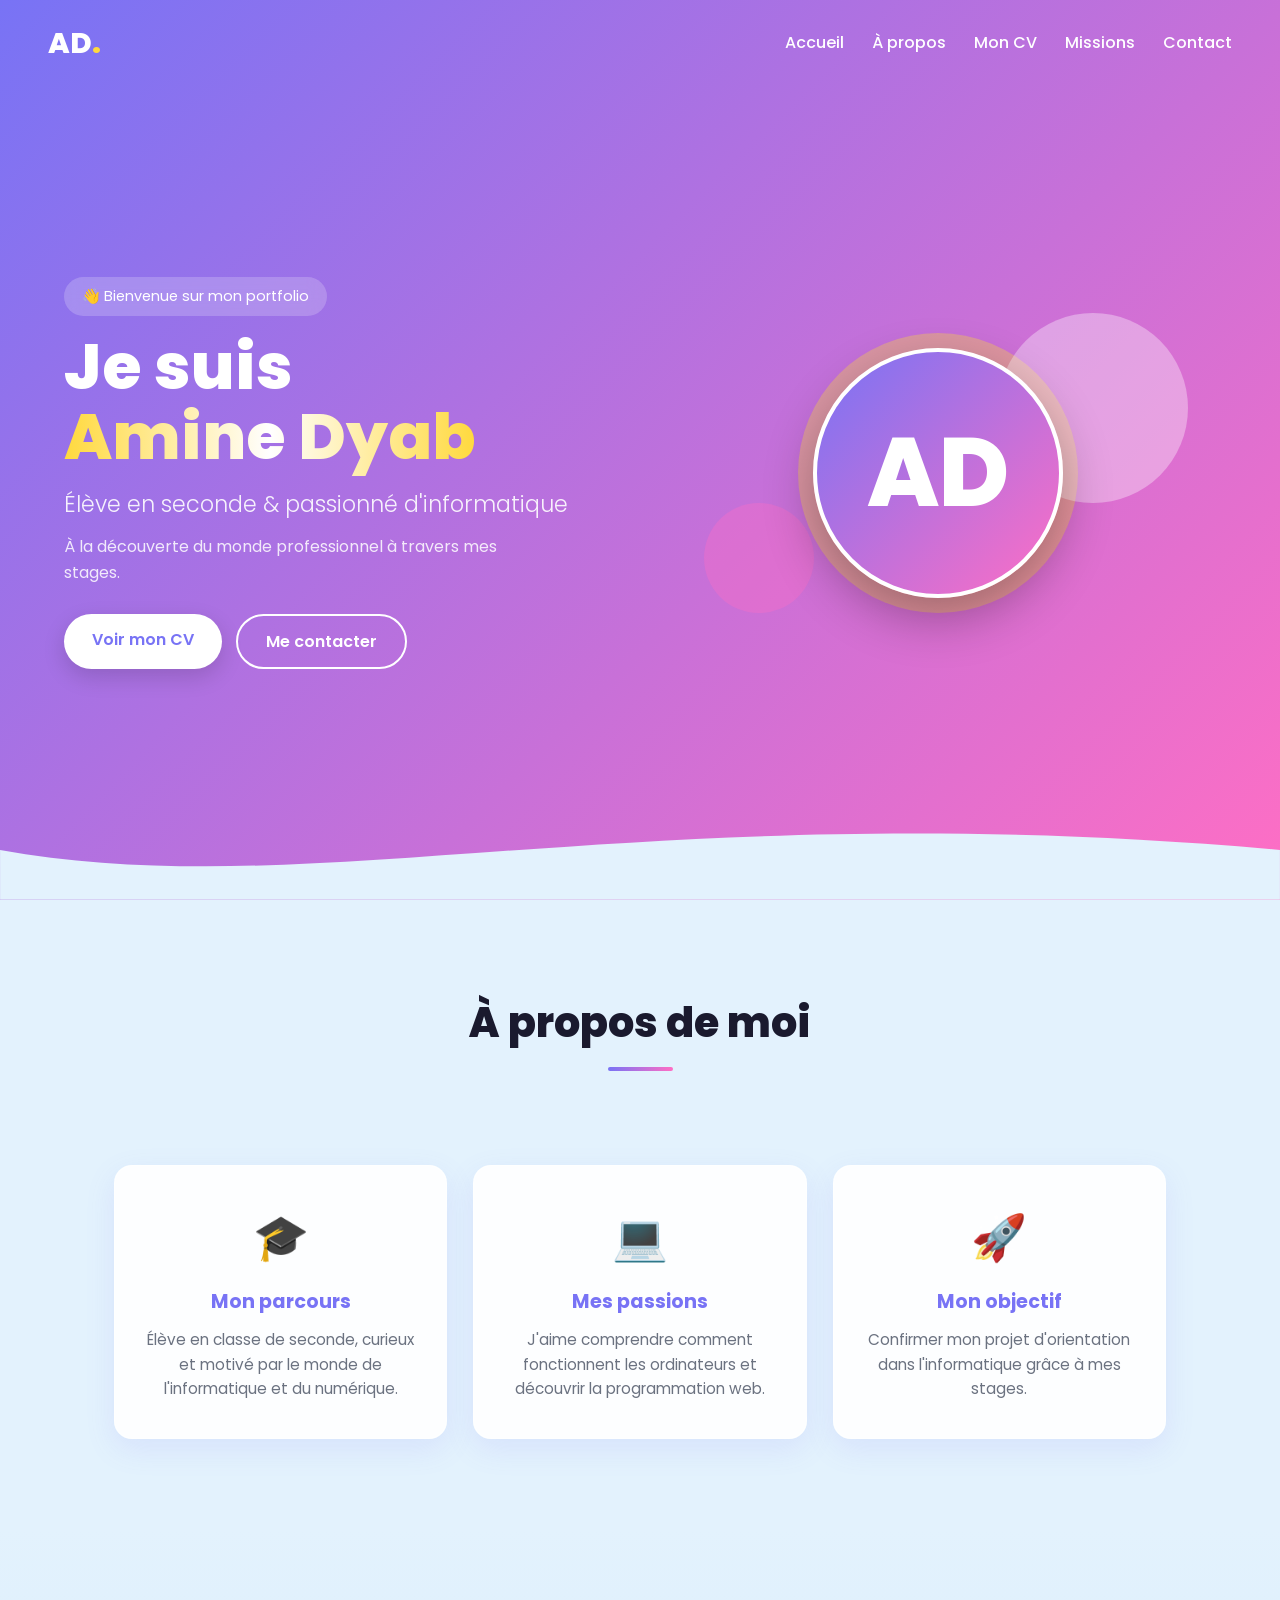
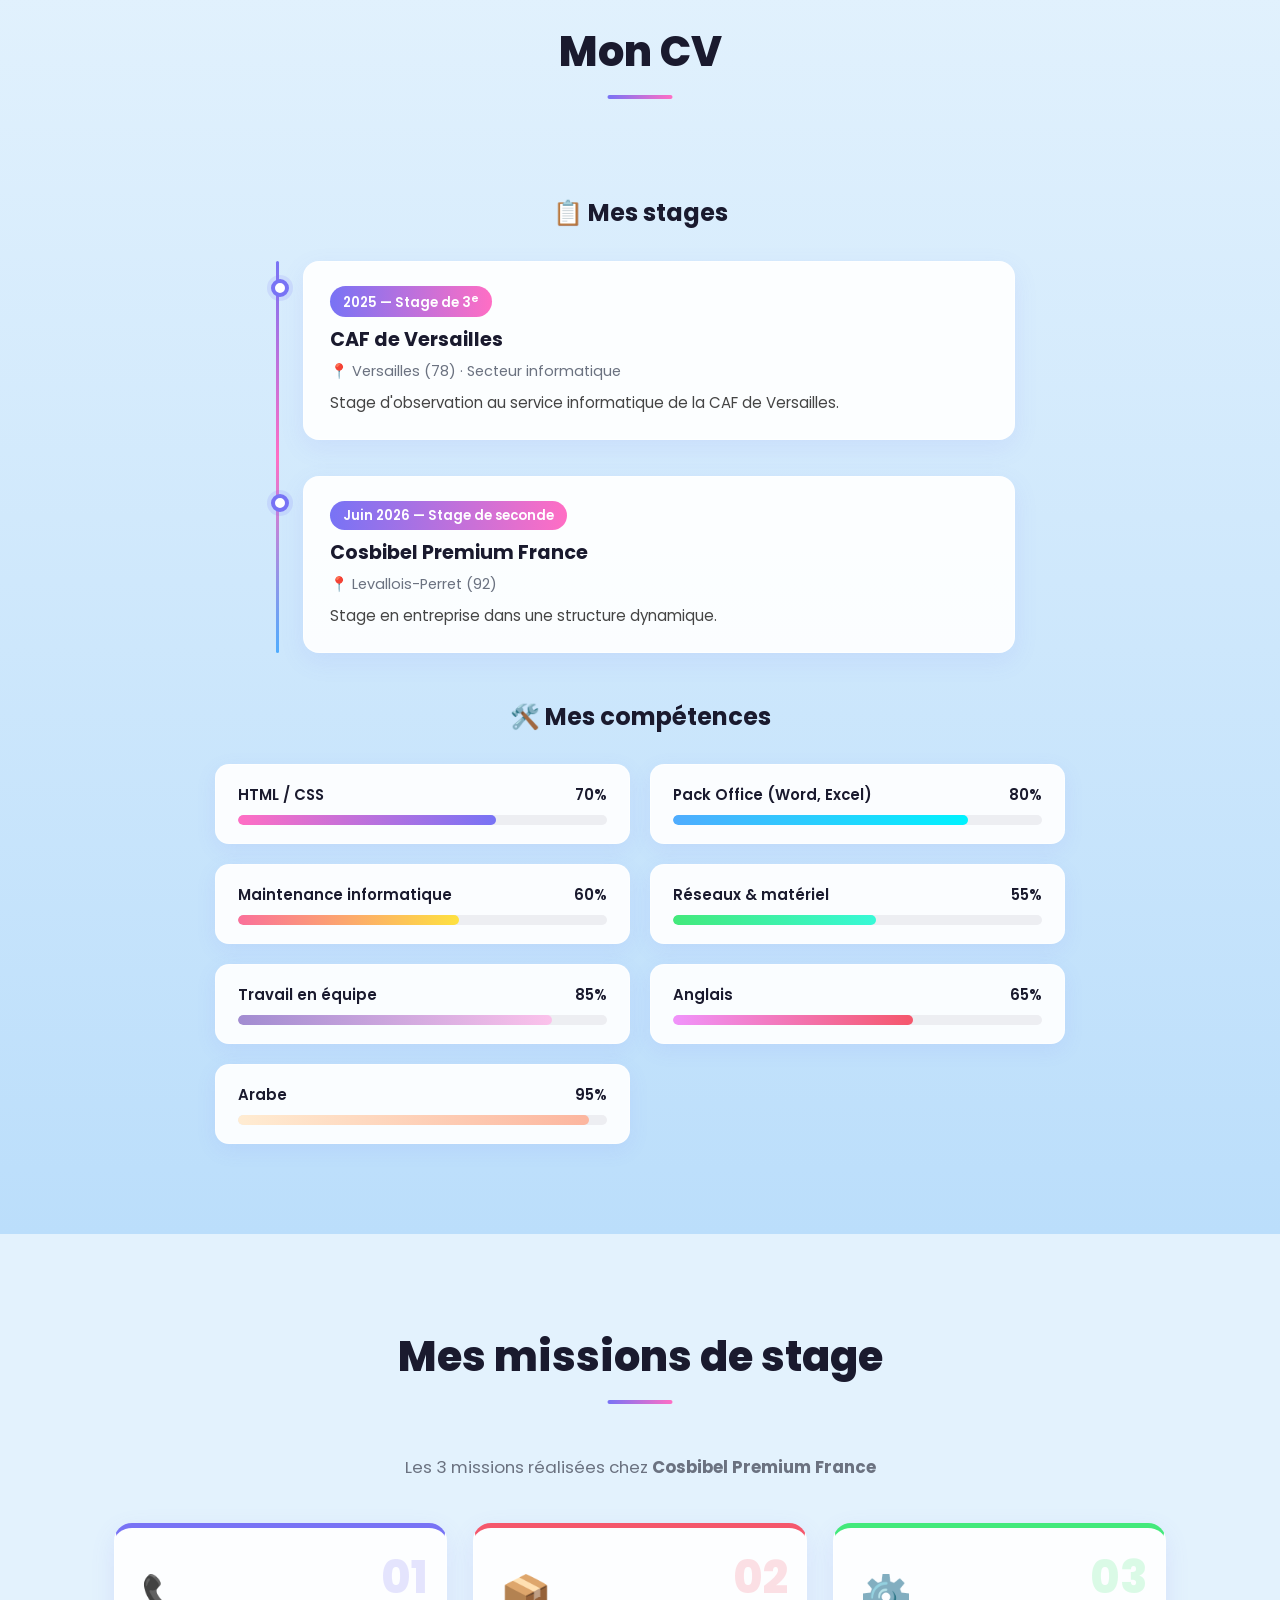
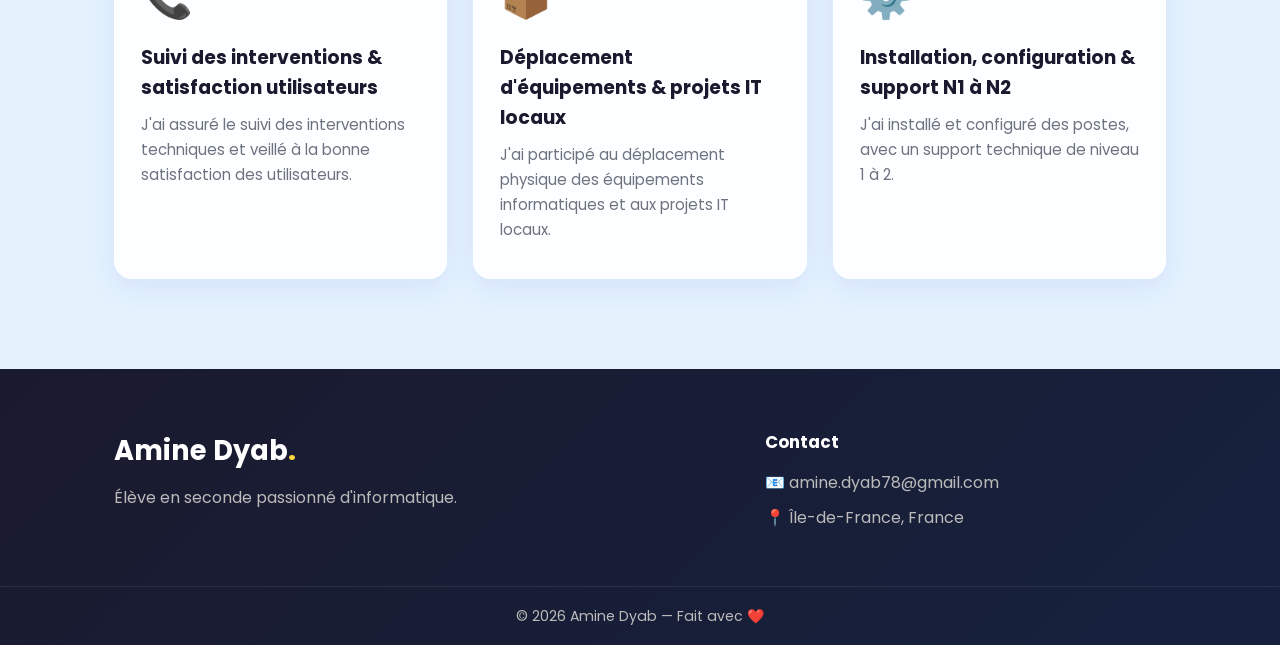
<file: index.html>
<!DOCTYPE html>
<html lang="fr">
<head>
    <meta charset="UTF-8">
    <meta name="viewport" content="width=device-width, initial-scale=1.0">
    <title>Amine Dyab — Portfolio</title>
    <link href="https://fonts.googleapis.com/css2?family=Poppins:wght@300;400;500;600;700;800&display=swap" rel="stylesheet">
    <link rel="stylesheet" href="style.css">
    <link rel="icon"href="https://emoji.aranja.com/static/emoji-data/img-apple-160/1680.png">
</head>
<body>

    <!-- EN-TÊTE -->
    <header class="header" id="accueil">
        <nav class="navbar">
            <div class="logo">AD<span>.</span></div>
            <ul class="nav-links">
                <li><a href="#accueil">Accueil</a></li>
                <li><a href="#apropos">À propos</a></li>
                <li><a href="#cv">Mon CV</a></li>
                <li><a href="#missions">Missions</a></li>
                <li><a href="#contact">Contact</a></li>
            </ul>
            <button class="burger" onclick="toggleMenu()">
                <span></span><span></span><span></span>
            </button>
        </nav>

        <div class="hero">
            <div class="hero-text">
                <p class="badge">👋 Bienvenue sur mon portfolio</p>
                <h1>Je suis<br><span class="name">Amine Dyab</span></h1>
                <p class="subtitle">Élève en seconde &amp; passionné d'informatique</p>
                <p class="desc">À la découverte du monde professionnel à travers mes stages.</p>
                <div class="btns">
                    <a href="#cv" class="btn btn-main">Voir mon CV</a>
                    <a href="#contact" class="btn btn-ghost">Me contacter</a>
                </div>
            </div>
<div class="hero-img">
                <div class="profile-circle">AD</div>
                <div class="shape s1"></div>
                <div class="shape s2"></div>
                <div class="shape s3"></div>
            </div>
        </div>

        <svg class="wave" viewBox="0 0 1440 120"><path d="M0,64C360,128,720,0,1440,64V120H0Z" fill="#e3f2fd"/></svg>
    </header>

    <!-- À PROPOS -->
    <section class="sec" id="apropos">
        <div class="wrap">
            <h2 class="title">À propos de moi</h2>
            <div class="cards">
                <div class="card">
                    <span class="card-icon">🎓</span>
                    <h3>Mon parcours</h3>
                    <p>Élève en classe de seconde, curieux et motivé par le monde de l'informatique et du numérique.</p>
                </div>
                <div class="card">
                    <span class="card-icon">💻</span>
                    <h3>Mes passions</h3>
                    <p>J'aime comprendre comment fonctionnent les ordinateurs et découvrir la programmation web.</p>
                </div>
                <div class="card">
                    <span class="card-icon">🚀</span>
                    <h3>Mon objectif</h3>
                    <p>Confirmer mon projet d'orientation dans l'informatique grâce à mes stages.</p>
                </div>
            </div>
        </div>
    </section>

    <!-- MON CV -->
    <section class="sec sec-blue" id="cv">
        <div class="wrap">
            <h2 class="title">Mon CV</h2>

            <h3 class="sub-title">📋 Mes stages</h3>

            <div class="timeline">
                <div class="tl-item">
                    <div class="tl-dot"></div>
                    <div class="tl-box">
                        <span class="tl-date">2025 — Stage de 3<sup>e</sup></span>
                        <h4>CAF de Versailles</h4>
                        <p class="tl-place">📍 Versailles (78) · Secteur informatique</p>
                        <p>Stage d'observation au service informatique de la CAF de Versailles.</p>
                    </div>
                </div>
                <div class="tl-item">
                    <div class="tl-dot"></div>
                    <div class="tl-box">
                        <span class="tl-date">Juin 2026 — Stage de seconde</span>
                        <h4>Cosbibel Premium France</h4>
                        <p class="tl-place">📍 Levallois-Perret (92)</p>
                        <p>Stage en entreprise dans une structure dynamique.</p>
                    </div>
                </div>
            </div>

            <h3 class="sub-title">🛠️ Mes compétences</h3>

            <div class="skills">
                <div class="skill">
                    <div class="skill-info"><span>HTML / CSS</span><span>70%</span></div>
                    <div class="skill-bar"><div class="skill-fill" style="--g:linear-gradient(90deg,#ff6ec4,#7873f5);--v:70%"></div></div>
                </div>
                <div class="skill">
                    <div class="skill-info"><span>Pack Office (Word, Excel)</span><span>80%</span></div>
                    <div class="skill-bar"><div class="skill-fill" style="--g:linear-gradient(90deg,#4facfe,#00f2fe);--v:80%"></div></div>
                </div>
                <div class="skill">
                    <div class="skill-info"><span>Maintenance informatique</span><span>60%</span></div>
                    <div class="skill-bar"><div class="skill-fill" style="--g:linear-gradient(90deg,#fa709a,#fee140);--v:60%"></div></div>
                </div>
                <div class="skill">
                    <div class="skill-info"><span>Réseaux &amp; matériel</span><span>55%</span></div>
                    <div class="skill-bar"><div class="skill-fill" style="--g:linear-gradient(90deg,#43e97b,#38f9d7);--v:55%"></div></div>
                </div>
                <div class="skill">
                    <div class="skill-info"><span>Travail en équipe</span><span>85%</span></div>
                    <div class="skill-bar"><div class="skill-fill" style="--g:linear-gradient(90deg,#a18cd1,#fbc2eb);--v:85%"></div></div>
                </div>
                <div class="skill">
                    <div class="skill-info"><span>Anglais</span><span>65%</span></div>
                    <div class="skill-bar"><div class="skill-fill" style="--g:linear-gradient(90deg,#f093fb,#f5576c);--v:65%"></div></div>
                </div>
                <div class="skill">
                    <div class="skill-info"><span>Arabe</span><span>95%</span></div>
                    <div class="skill-bar"><div class="skill-fill" style="--g:linear-gradient(90deg,#ffecd2,#fcb69f);--v:95%"></div></div>
                </div>
            </div>
        </div>
    </section>

    <!-- MISSIONS -->
    <section class="sec" id="missions">
        <div class="wrap">
            <h2 class="title">Mes missions de stage</h2>
            <p class="sub-desc">Les 3 missions réalisées chez <strong>Cosbibel Premium France</strong></p>

            <div class="missions">
                <article class="mis-card mis-1">
                    <div class="mis-num">01</div>
                    <div class="mis-icon">📞</div>
                    <h3>Suivi des interventions &amp; satisfaction utilisateurs</h3>
                    <p>J'ai assuré le suivi des interventions techniques et veillé à la bonne satisfaction des utilisateurs.</p>
                </article>
                <article class="mis-card mis-2">
                    <div class="mis-num">02</div>
                    <div class="mis-icon">📦</div>
                    <h3>Déplacement d'équipements &amp; projets IT locaux</h3>
                    <p>J'ai participé au déplacement physique des équipements informatiques et aux projets IT locaux.</p>
                </article>
                <article class="mis-card mis-3">
                    <div class="mis-num">03</div>
                    <div class="mis-icon">⚙️</div>
                    <h3>Installation, configuration &amp; support N1 à N2</h3>
                    <p>J'ai installé et configuré des postes, avec un support technique de niveau 1 à 2.</p>
                </article>
            </div>
        </div>
    </section>

    <!-- FOOTER -->
    <footer class="footer" id="contact">
        <div class="wrap f-grid">
            <div>
                <h3 class="f-logo">Amine Dyab<span>.</span></h3>
                <p>Élève en seconde passionné d'informatique.</p>
            </div>
            <div>
                <h4>Contact</h4>
                <ul>
                    <li>📧 <a href="mailto:amine.dyab78@gmail.com">amine.dyab78@gmail.com</a></li>
                    <li>📍 Île-de-France, France</li>
                </ul>
            </div>
        </div>
        <div class="f-bot">
            <p>&copy; 2026 Amine Dyab — Fait avec ❤️</p>
        </div>
    </footer>

    <script>
        function toggleMenu() {
            document.querySelector('.nav-links').classList.toggle('open');
        }
        
        const fills = document.querySelectorAll('.skill-fill');
        const obs = new IntersectionObserver(e => {
            e.forEach(x => {
                if (x.isIntersecting) {
                    x.target.style.width = getComputedStyle(x.target).getPropertyValue('--v');
                    obs.unobserve(x.target);
                }
            });
        }, { threshold: 0.3 });
        fills.forEach(f => obs.observe(f));
    </script>
</body>
</html>
</file>
<file: style.css>
/* ========== RESET ========== */
* { margin: 0; padding: 0; box-sizing: border-box; }

/* ========== VARIABLES ========== */
:root {
    --pri: #7873f5;
    --sec: #ff6ec4;
    --acc: #4facfe;
    --green: #43e97b;
    --dark: #1a1a2e;
    --gray: #6b7280;
    --white: #ffffff;
}

/* ========== CORPS DE LA PAGE ========== */
body {
    font-family: 'Poppins', sans-serif;
    color: var(--dark);
    background: #e3f2fd;
    line-height: 1.6;
}
.wrap { max-width: 1100px; margin: 0 auto; padding: 0 24px; }

/* ========== EN-TÊTE / HEADER ========== */
.header {
    position: relative;
    min-height: 100vh;
    background: linear-gradient(135deg, #7873f5, #ff6ec4, #4facfe);
    background-size: 200% 200%;
    animation: move 12s ease infinite;
    color: white;
    overflow: hidden;
    display: flex;
    flex-direction: column;
}
@keyframes move {
    0% { background-position: 0 50%; }
    50% { background-position: 100% 50%; }
    100% { background-position: 0 50%; }
}

/* NAVIGATION */
.navbar {
    display: flex;
    justify-content: space-between;
    align-items: center;
    padding: 20px 48px;
    z-index: 10;
    position: relative;
}
.logo { font-size: 1.8rem; font-weight: 800; }
.logo span { color: #ffd93d; }

.nav-links {
    list-style: none;
    display: flex;
    gap: 28px;
}
.nav-links a {
    color: white;
    text-decoration: none;
    font-weight: 500;
    position: relative;
}
.nav-links a::after {
    content: '';
    position: absolute;
    bottom: -5px;
    left: 0;
    width: 0;
    height: 2px;
    background: #ffd93d;
    transition: width 0.3s;
}
.nav-links a:hover::after { width: 100%; }

.burger {
    display: none;
    background: none;
    border: none;
    cursor: pointer;
    flex-direction: column;
    gap: 5px;
}
.burger span {
    display: block;
    width: 26px;
    height: 3px;
    background: white;
    border-radius: 2px;
}

/* HERO SECTION */
.hero {
    display: grid;
    grid-template-columns: 1fr 1fr;
    align-items: center;
    flex: 1;
    padding: 40px 64px 80px;
    gap: 40px;
    position: relative;
    z-index: 2;
}

.badge {
    display: inline-block;
    background: rgba(255,255,255,0.2);
    padding: 8px 18px;
    border-radius: 30px;
    margin-bottom: 16px;
    backdrop-filter: blur(8px);
    font-size: 0.9rem;
}

.hero h1 {
    font-size: 4rem;
    font-weight: 800;
    line-height: 1.1;
    margin-bottom: 14px;
}

.name {
    background: linear-gradient(90deg, #ffd93d, #fff, #ffd93d);
    -webkit-background-clip: text;
    -webkit-text-fill-color: transparent;
    background-clip: text;
}

.subtitle { font-size: 1.4rem; opacity: 0.9; margin-bottom: 12px; font-weight: 300; }
.desc { opacity: 0.85; max-width: 480px; margin-bottom: 28px; font-size: 1rem; }

.btns { display: flex; gap: 14px; flex-wrap: wrap; }

.btn {
    display: inline-block;
    padding: 13px 28px;
    border-radius: 40px;
    text-decoration: none;
    font-weight: 600;
    transition: all 0.3s ease;
    cursor: pointer;
    position: relative;
    overflow: hidden;
}

.btn-main {
    background: white;
    color: var(--pri);
    box-shadow: 0 8px 22px rgba(0,0,0,0.15);
}
.btn-main:hover {
    transform: translateY(-3px);
    box-shadow: 0 14px 35px rgba(0,0,0,0.25);
}
.btn-main::before {
    content: '';
    position: absolute;
    top: 0; left: -100%;
    width: 100%;
    height: 100%;
    background: linear-gradient(90deg, transparent, rgba(120,115,245,0.25), transparent);
    transition: left 0.5s;
}
.btn-main:hover::before { left: 100%; }

.btn-ghost {
    background: transparent;
    color: white;
    border: 2px solid white;
}
.btn-ghost:hover {
    background: white;
    color: var(--pri);
    transform: translateY(-3px);
}

/* PHOTO / CERCLE DANS HERO */
.hero-img {
    position: relative;
    display: flex;
    justify-content: center;
    align-items: center;
    min-height: 400px;
}

.profile-circle {
    position: relative;
    z-index: 5;
    width: 250px;
    height: 250px;
    border-radius: 50%;
    background: linear-gradient(135deg, #7873f5, #ff6ec4);
    display: flex;
    justify-content: center;
    align-items: center;
    font-size: 6rem;
    font-weight: 800;
    color: white;
    box-shadow: 0 20px 50px rgba(0,0,0,0.3);
    animation: flot 6s ease-in-out infinite;
    border: 4px solid white;
}

.shape {
    position: absolute;
    border-radius: 50%;
    opacity: 0.35;
    animation: flot 6s ease-in-out infinite;
}
.s1 { width: 280px; height: 280px; background: #ffd93d; animation-delay: 0s; }
.s2 { width: 190px; height: 190px; background: #fff; top: 10%; right: 5%; animation-delay: 1.5s; }
.s3 { width: 110px; height: 110px; background: #ff6ec4; bottom: 15%; left: 8%; animation-delay: 3s; }

@keyframes flot {
    0%, 100% { transform: translateY(0); }
    50% { transform: translateY(-22px); }
}

.wave { position: absolute; bottom: 0; left: 0; width: 100%; line-height: 0; z-index: 1; }
.wave svg { width: 100%; height: 75px; display: block; }

/* ========== SECTIONS GÉNÉRIQUES ========== */
.sec { padding: 90px 0; }
.sec-blue { background: linear-gradient(180deg, #e3f2fd, #bbdefb); }

.title {
    text-align: center;
    font-size: 2.6rem;
    font-weight: 800;
    margin-bottom: 50px;
    position: relative;
    display: inline-block;
    left: 50%;
    transform: translateX(-50%);
}
.title::after {
    content: '';
    display: block;
    width: 65px;
    height: 4px;
    background: linear-gradient(90deg, var(--pri), var(--sec));
    border-radius: 10px;
    margin-top: 10px;
    margin-left: auto;
    margin-right: auto;
}

.sub-title {
    text-align: center;
    font-size: 1.5rem;
    margin: 45px 0 28px;
    color: var(--dark);
}
.sub-desc {
    text-align: center;
    color: var(--gray);
    font-size: 1.05rem;
    margin-bottom: 42px;
}

/* CARDS À PROPOS */
.cards {
    display: grid;
    grid-template-columns: repeat(auto-fit, minmax(280px, 1fr));
    gap: 26px;
    margin-top: 44px;
}

.card {
    background: rgba(255,255,255,0.92);
    padding: 36px 26px;
    border-radius: 18px;
    box-shadow: 0 10px 30px rgba(120,115,245,0.12);
    text-align: center;
    transition: 0.35s;
    border: 1px solid rgba(255,255,255,0.6);
    position: relative;
    overflow: hidden;
}
.card::before {
    content: '';
    position: absolute;
    top: 0; left: 0; right: 0;
    height: 4px;
    background: linear-gradient(90deg, var(--pri), var(--sec));
    transform: scaleX(0);
    transition: transform 0.35s;
}
.card:hover { transform: translateY(-8px); box-shadow: 0 18px 45px rgba(120,115,245,0.2); }
.card:hover::before { transform: scaleX(1); }

.card-icon { font-size: 2.8rem; display: block; margin-bottom: 14px; }
.card h3 { font-size: 1.2rem; color: var(--pri); margin-bottom: 10px; }
.card p { color: var(--gray); font-size: 0.96rem; }

/* TIMELINE CV */
.timeline {
    position: relative;
    padding-left: 38px;
    max-width: 750px;
    margin: 0 auto;
}
.timeline::before {
    content: '';
    position: absolute;
    left: 11px;
    top: 0;
    bottom: 0;
    width: 3px;
    background: linear-gradient(180deg, var(--pri), var(--sec), var(--acc));
    border-radius: 3px;
}

.tl-item { position: relative; margin-bottom: 36px; }

.tl-dot {
    position: absolute;
    left: -32px;
    top: 18px;
    width: 18px;
    height: 18px;
    background: white;
    border: 4px solid var(--pri);
    border-radius: 50%;
    box-shadow: 0 0 0 4px rgba(120,115,245,0.15);
}

.tl-box {
    background: rgba(255,255,255,0.92);
    padding: 24px 26px;
    border-radius: 16px;
    box-shadow: 0 8px 25px rgba(120,115,245,0.1);
    transition: 0.3s;
    border: 1px solid rgba(255,255,255,0.6);
}
.tl-box:hover { transform: translateX(6px); box-shadow: 0 12px 32px rgba(120,115,245,0.18); }

.tl-date {
    display: inline-block;
    background: linear-gradient(90deg, var(--pri), var(--sec));
    color: white;
    padding: 4px 13px;
    border-radius: 20px;
    font-size: 0.82rem;
    font-weight: 600;
    margin-bottom: 8px;
}
.tl-box h4 { font-size: 1.2rem; margin-bottom: 4px; }
.tl-place { color: var(--gray); font-size: 0.91rem; margin-bottom: 8px; }
.tl-box p:last-child { color: #444; font-size: 0.94rem; }

/* COMPETENCES BARS */
.skills {
    display: grid;
    grid-template-columns: repeat(auto-fit, minmax(320px, 1fr));
    gap: 20px;
    max-width: 850px;
    margin: 0 auto;
}

.skill {
    background: rgba(255,255,255,0.92);
    padding: 18px 22px;
    border-radius: 14px;
    box-shadow: 0 6px 20px rgba(120,115,245,0.1);
    border: 1px solid rgba(255,255,255,0.6);
}
.skill-info {
    display: flex;
    justify-content: space-between;
    font-weight: 600;
    font-size: 0.93rem;
    margin-bottom: 8px;
}
.skill-bar {
    height: 10px;
    background: #edeef2;
    border-radius: 10px;
    overflow: hidden;
}
.skill-fill {
    height: 100%;
    width: 0;
    background: var(--g);
    border-radius: 10px;
    transition: width 1.4s ease-out;
}

/* MISSIONS */
.missions {
    display: grid;
    grid-template-columns: repeat(auto-fit, minmax(300px, 1fr));
    gap: 26px;
    margin-top: 36px;
}

.mis-card {
    background: rgba(255,255,255,0.92);
    padding: 36px 26px;
    border-radius: 18px;
    box-shadow: 0 8px 25px rgba(120,115,245,0.12);
    position: relative;
    overflow: hidden;
    transition: 0.35s;
    border: 1px solid rgba(255,255,255,0.6);
    border-top: 5px solid var(--c, var(--pri));
}
.mis-card:hover { transform: translateY(-8px); box-shadow: 0 18px 45px rgba(120,115,245,0.2); }

.mis-1 { --c: #7873f5; }
.mis-2 { --c: #f5576c; }
.mis-3 { --c: #43e97b; }

.mis-num {
    position: absolute;
    top: 14px;
    right: 18px;
    font-size: 2.8rem;
    font-weight: 800;
    color: var(--c);
    opacity: 0.18;
}
.mis-icon { font-size: 2.6rem; margin-bottom: 12px; display: block; }
.mis-card h3 { font-size: 1.18rem; margin-bottom: 10px; color: var(--dark); }
.mis-card p { color: var(--gray); font-size: 0.94rem; line-height: 1.65; }

/* FOOTER */
.footer {
    background: linear-gradient(135deg, #1a1a2e, #16213e);
    color: #bbb;
    padding: 60px 0 0;
}
.f-grid {
    display: grid;
    grid-template-columns: 1.5fr 1fr;
    gap: 50px;
    padding-bottom: 46px;
}
.f-logo { color: white; font-size: 1.7rem; margin-bottom: 12px; }
.f-logo span { color: #ffd93d; }

.footer h4 { color: white; font-size: 1.05rem; margin-bottom: 14px; }
.footer ul { list-style: none; }
.footer ul li { margin-bottom: 9px; }
.footer a { color: #bbb; text-decoration: none; transition: 0.3s; }
.footer a:hover { color: #ffd93d; padding-left: 4px; }

.f-bot {
    border-top: 1px solid rgba(255,255,255,0.08);
    padding: 18px;
    text-align: center;
    font-size: 0.88rem;
}

/* RESPONSIVE */
@media (max-width: 900px) {
    .hero {
        grid-template-columns: 1fr;
        padding: 20px 24px 90px;
        text-align: center;
    }
    .desc { margin: 0 auto 28px; }
    .btns { justify-content: center; }
    
    .hero h1 { font-size: 2.7rem; }
    .subtitle { font-size: 1.15rem; }
    
    .hero-img { min-height: 290px; }
    .profile-ring { width: 210px; height: 210px; }
    
    .navbar { padding: 18px 24px; }
    .burger { display: flex; }
    .nav-links {
        position: absolute;
        top: 100%;
        right: 0;
        background: rgba(26,26,46,0.96);
        backdrop-filter: blur(10px);
        flex-direction: column;
        padding: 18px 28px;
        border-radius: 0 0 0 16px;
        gap: 14px;
        transform: translateX(100%);
        transition: transform 0.3s;
    }
    .nav-links.open { transform: translateX(0); }
    
    .sec { padding: 68px 0; }
    .title { font-size: 2rem; }
    .f-grid { grid-template-columns: 1fr; gap: 30px; }
}

@media (max-width: 500px) {
    .hero h1 { font-size: 2.1rem; }
    .btn { padding: 11px 22px; font-size: 0.88rem; }
    .timeline { padding-left: 28px; }
    .profile-circle { width: 180px; height: 180px; font-size: 4.2rem; }
}
</file>
